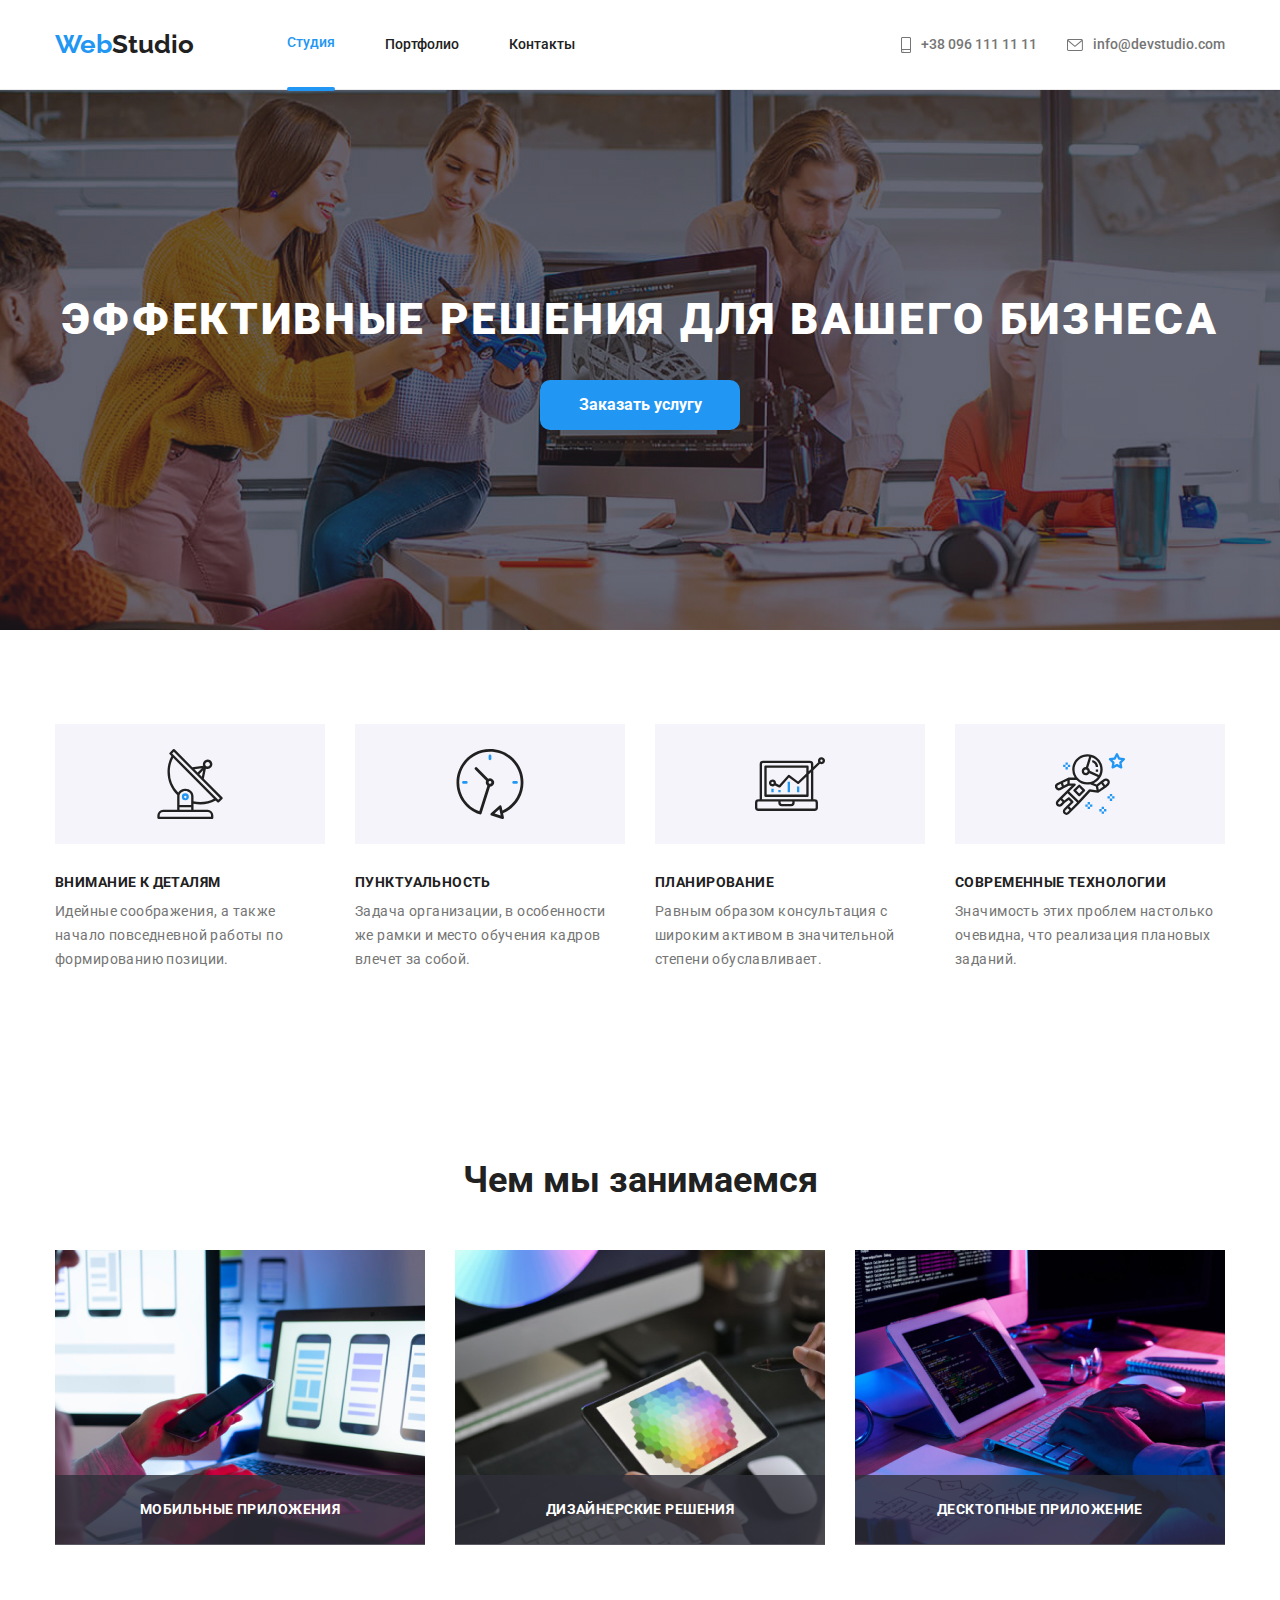
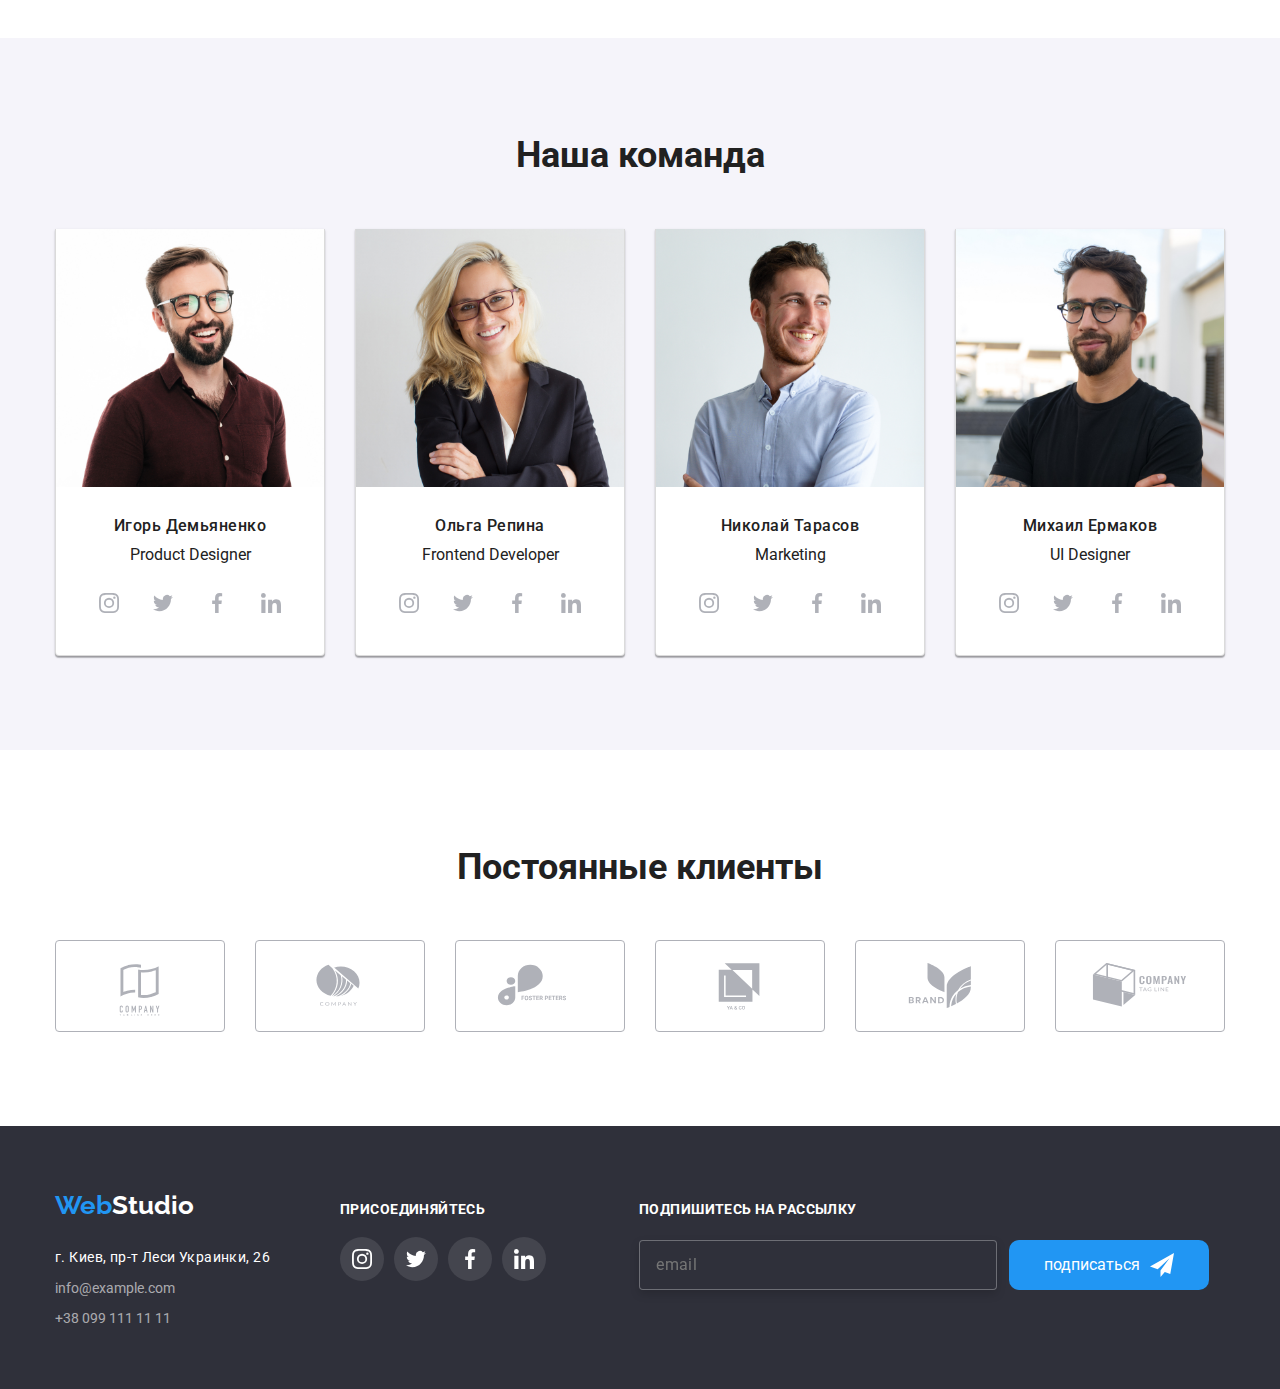
<file: index.html>
<!DOCTYPE html>
<html lang="ru">

<head>
  <meta charset="UTF-8" />
  <meta http-equiv="X-UA-Compatible" content="IE=edge" />
  <meta name="viewport" content="width=device-width, initial-scale=1.0" />
  <title>Студия</title>

  <link href="https://fonts.googleapis.com/css2?family=Raleway:wght@700&family=Roboto:wght@400;500;700;900&display=swap"
    rel="stylesheet" />
  <link href="./css/modern-normalize.css" rel="stylesheet" />
  <!-- <link href="css/style.css" rel="stylesheet" /> -->
  <link href="css/main.min.css" rel="stylesheet"/>
</head>

<body>
  <!--шапка сайта-->

  <header class="header">
    <div class="container container-flex">
      <nav class="header__navigation">
        <a href="index.html" class="header__emblema"><span class="header__web">Web</span>Studio</a>
        <ul class="header__list">
          <li class="header__list-item">
            <a href="index.html" class="header__link header__link--current">Студия</a>
          </li>
          <li class="header__list-item">
            <a href="portfolio.html" class="header__link">Портфолио</a>
          </li>
          <li class="header__list-item"><a href="" class="header__link">Контакты</a></li>
        </ul>
      </nav>
      <ul class="contacts header__list-contacts">
        <li class="contacts__item">
          <a href="tel:+380961111111" class="contacts__link">
            <svg class="contacts__svg" width="10" height="16">
              <use href="./images/symbol-defs.svg#icon-smartphone"></use>
            </svg>
            +38 096 111 11 11
          </a>
        </li>
        <li class="contacts__item">
          <a href="mailto:info@devstudio.com" class="contacts__link">
            <svg class="contacts__svg" width="16" height="12">
              <use href="./images/symbol-defs.svg#icon-envelope"></use>
            </svg>info@devstudio.com
          </a>
        </li>
      </ul>
    </div>
  </header>
  <main>
    <!--hero-->
    <section class="hero">
      <div class="container container-flex-hero">
        <h1 class="hero-text">Эффективные решения для вашего бизнеса</h1>

        <button type="button" class="hero-button" data-modal-open>Заказать услугу</button>
      </div>
    </section>
    <!-- benefits -->
    <section class="section">
      <div class="container">
        <ul class="listedge">
          <li class="listedge-list">
            <div class="listeadge-img">
              <svg class="svg-listeage" width="70" height="70">
                <use href="./images/symbol-defs.svg#icon-antenna"></use>
              </svg>
            </div>
            <h3 class="listedge-heading">Внимание к деталям</h3>
            <p class="listedge-paragraph">
              Идейные соображения, а также начало повседневной работы по
              формированию позиции.
            </p>
          </li>
          <li class="listedge-list">
            <div class="listeadge-img">
              <svg class="svg-listeage" width="70" height="70">
                <use href="./images/symbol-defs.svg#icon-clock"></use>
              </svg>
            </div>
            <h3 class="listedge-heading">Пунктуальность</h3>
            <p class="listedge-paragraph">
              Задача организации, в особенности же рамки и место обучения
              кадров влечет за собой.
            </p>
          </li>
          <li class="listedge-list">
            <div class="listeadge-img">
              <svg class="svg-listeage" width="70" height="70">
                <use href="./images/symbol-defs.svg#icon-diagram"></use>
              </svg>
            </div>
            <h3 class="listedge-heading">Планирование</h3>
            <p class="listedge-paragraph">
              Равным образом консультация с широким активом в значительной
              степени обуславливает.
            </p>
          </li>
          <li class="listedge-list">
            <div class="listeadge-img">
              <svg class="svg-listeage" width="70" height="70">
                <use href="./images/symbol-defs.svg#icon-astronaut"></use>
              </svg>
            </div>
            <h3 class="listedge-heading">Современные технологии</h3>
            <p class="listedge-paragraph">
              Значимость этих проблем настолько очевидна, что реализация
              плановых заданий.
            </p>
          </li>
        </ul>
      </div>
    </section>
    <!--чем мы занимаемся-->
    <section class="section section-benefits">
      <div class="container container-benefits">
        <h2 class="benefits">Чем мы занимаемся</h2>
        <ul class="listbenefits">
          <li class="listofbebefits">
            <div class="benefits-overflow">
              <p class="pbenefits">Мобильные приложения</p>
            </div>
            <img src="images/box2.jpg" alt="подбор для всех девайсов" width="370" class="imgb" />
          </li>
          <li class="listofbebefits">
            <div class="benefits-overflow">
              <p class="pbenefits">Дизайнерские решения</p>
            </div>
            <img src="images/box3.jpg" alt="подбор цветов" width="370" class="imgb" />
          </li>
          <li class="listofbebefits">
            <div class="benefits-overflow">
              <p class="pbenefits">десктопные приложение</p>
            </div>
            <img src="images/img.jpg" alt="разработка сайтов" width="370" class="imgb" />
          </li>
        </ul>
      </div>
    </section>
    <section class="section team">
      <div class="container">
        <h2 class="team-heading">Наша команда</h2>
        <ul class="list-team">
          <li class="list-of-team">
            <img src="images/1.jpg" alt="Игорь Демьяненко" width="268" />
            <div class="teamdiv">
              <h3 class="our-team">Игорь Демьяненко</h3>
              <p class="position">Product Designer</p>

              <ul class="social-links">
                <li class="social-links-items">
                  <a href="insta.com" class="links-items">  
                    <svg class="svg" width="40" height="40">
                      <use href="./images/symbol-defs.svg#icon-instagram"></use>
                    </svg>
                  </a>
                </li>
                <li class="social-links-items">
                  <a href="insta.com" class="links-items">
                    <svg class="svg" width="20" height="20">
                      <use href="./images/symbol-defs.svg#icon-twitter"></use>
                    </svg>
                  </a>
                </li>
                <li class="social-links-items">
                  <a href="insta.com" class="links-items">
                    <svg class="svg" width="20" height="20">
                      <use href="./images/symbol-defs.svg#icon-facebook"></use>
                    </svg>
                  </a>
                </li>
                <li class="social-links-items">
                  <a href="insta.com" class="links-items">
                    <svg class="svg" width="20" height="20">
                      <use href="./images/symbol-defs.svg#icon-linkedin"></use>
                    </svg>
                  </a>
                </li>
              </ul>
            </div>
          </li>
          <li class="list-of-team">
            <img src="images/4.jpg" alt="Ольга Репина" width="268" />
            <div class="teamdiv">
              <h3 class="our-team">Ольга Репина</h3>
              <p class="position">Frontend Developer</p>
              <ul class="social-links">
                <li class="social-links-items">
                  <a href="insta.com" class="links-items">
                    <svg class="svg" width="40" height="40">
                      <use href="./images/symbol-defs.svg#icon-instagram"></use>
                    </svg>
                  </a>
                </li>
                <li class="social-links-items">
                  <a href="insta.com" class="links-items">
                    <svg class="svg" width="20" height="20">
                      <use href="./images/symbol-defs.svg#icon-twitter"></use>
                    </svg>
                  </a>
                </li>
                <li class="social-links-items">
                  <a href="insta.com" class="links-items">
                    <svg class="svg" width="20" height="20">
                      <use href="./images/symbol-defs.svg#icon-facebook"></use>
                    </svg>
                  </a>
                </li>
                <li class="social-links-items">
                  <a href="insta.com" class="links-items">
                    <svg class="svg" width="20" height="20">
                      <use href="./images/symbol-defs.svg#icon-linkedin"></use>
                    </svg>
                  </a>
                </li>
              </ul>
            </div>
          </li>
          <li class="list-of-team">
            <img src="images/3.jpg" alt="Николай Tарасов" width="268" />
            <div class="teamdiv">
              <h3 class="our-team">Николай Тарасов</h3>
              <p class="position">Marketing</p>

              <ul class="social-links">
                <li class="social-links-items">
                  <a href="insta.com" class="links-items">
                    <svg class="svg" width="40" height="40">
                      <use href="./images/symbol-defs.svg#icon-instagram"></use>
                    </svg>
                  </a>
                </li>
                <li class="social-links-items">
                  <a href="insta.com" class="links-items">
                    <svg class="svg" width="20" height="20">
                      <use href="./images/symbol-defs.svg#icon-twitter"></use>
                    </svg>
                  </a>
                </li>
                <li class="social-links-items">
                  <a href="insta.com" class="links-items">
                    <svg class="svg" width="20" height="20">
                      <use href="./images/symbol-defs.svg#icon-facebook"></use>
                    </svg>
                  </a>
                </li>
                <li class="social-links-items">
                  <a href="insta.com" class="links-items">
                    <svg class="svg" width="20" height="20">
                      <use href="./images/symbol-defs.svg#icon-linkedin"></use>
                    </svg>
                  </a>
                </li>
              </ul>

            </div>
          </li>
          <li class="list-of-team">
            <img src="images/2.jpg" alt="Михаил Ермаков" width="268" />
            <div class="teamdiv">
              <h3 class="our-team">Михаил Ермаков</h3>
              <p class="position">UI Designer</p>

              <ul class="social-links">
                <li class="social-links-items">
                  <a href="insta.com" class="links-items">
                    <svg class="svg" width="40" height="40">
                      <use href="./images/symbol-defs.svg#icon-instagram"></use>
                    </svg>
                  </a>
                </li>
                <li class="social-links-items">
                  <a href="insta.com" class="links-items">
                    <svg class="svg" width="20" height="20">
                      <use href="./images/symbol-defs.svg#icon-twitter"></use>
                    </svg>
                  </a>
                </li>
                <li class="social-links-items">
                  <a href="insta.com" class="links-items">
                    <svg class="svg" width="20" height="20">
                      <use href="./images/symbol-defs.svg#icon-facebook"></use>
                    </svg>
                  </a>
                </li>
                <li class="social-links-items">
                  <a href="insta.com" class="links-items">
                    <svg class="svg" width="20" height="20">
                      <use href="./images/symbol-defs.svg#icon-linkedin"></use>
                    </svg>
                  </a>
                </li>
              </ul>

            </div>
          </li>
        </ul>
      </div>
    </section>
    <section class="section">
      <div class="container">
        <h2 class="cutomers-heading">Постоянные клиенты</h2>
        <ul class="cutomers">
          <li class="customers-item">
            <a href="" class="links-customers">
              <svg class="customers-svg" width="106" height="60">
                <use href="./images/symbol-defs.svg#icon-yaco"></use>
              </svg></a>
          </li>
          <li class="customers-item">
            <a href="" class="links-customers">
              <svg class="customers-svg" width="106" height="60">
                <use href="./images/symbol-defs.svg#icon-tagline"></use>
              </svg>
            </a>
          </li>
          <li class="customers-item">
            <a href="" class="links-customers">
              <svg class="customers-svg" width="106" height="60">
                <use href="./images/symbol-defs.svg#icon-company"></use>
              </svg>
            </a>
          </li>
          <li class="customers-item">
            <a href="" class="links-customers">
              <svg class="customers-svg" width="106" height="60">
                <use href="./images/symbol-defs.svg#icon-tag-line"></use>
              </svg>
            </a>
          </li>
          <li class="customers-item">
            <a href="" class="links-customers">
              <svg class="customers-svg" width="106" height="60">
                <use href="./images/symbol-defs.svg#icon-fosterpeters"></use>
              </svg>
            </a>
          </li>
          <li class="customers-item">
            <a href="" class="links-customers">
              <svg class="customers-svg" width="106" height="60">
                <use href="./images/symbol-defs.svg#icon-brand"></use>
              </svg>
            </a>
          </li>
        </ul>
      </div>
    </section>
  </main>
  <!--подвал-->
  <footer class="basment">
    <div class="container connect">
      <div class="connect-street">
        <a href="index.html" class="emblema-basment"><span class="web-basment">Web</span>Studio</a>
        <address class="letter">
          <p class="street">г. Киев, пр-т Леси Украинки, 26</p>
          <ul class="list-basment">
            <li>
              <a href="mailto:info@example.com" class="contacts-basment"> info@example.com</a>
            </li>
            <li>
              <a href="tel:+380991111111" class="contacts-basment">+38 099 111 11 11</a>
            </li>
          </ul>
        </address>
      </div>
      <div class="div-links">
        <h2 class="connect-heading">присоединяйтесь</h2>
        <ul class="connect-links">
          <li class="connect-links-items">
            <a href="insta.com" class="links-items">
              <svg class="svg-basement" width="40" height="40">
                <use href="./images/symbol-defs.svg#icon-instagram"></use>
              </svg>
            </a>
          </li>
          <li class="connect-links-items">
            <a href="insta.com" class="links-items">
              <svg class="svg-basement" width="20" height="20">
                <use href="./images/symbol-defs.svg#icon-twitter"></use>
              </svg>
            </a>
          </li>
          <li class="connect-links-items">
            <a href="insta.com" class="links-items">
              <svg class="svg-basement" width="20" height="20">
                <use href="./images/symbol-defs.svg#icon-facebook"></use>
              </svg>
            </a>
          </li>
          <li class="connect-links-items">
            <a href="insta.com" class="links-items">
              <svg class="svg-basement" width="20" height="20">
                <use href="./images/symbol-defs.svg#icon-linkedin"></use>
              </svg>
            </a>
          </li>
        </ul>

      </div>
      <div class="subscribe">
        <form class="form">
          <p class="subscribep">Подпишитесь на рассылку</p>
          <div class="subscriber-emeil">

            <input type="email" name="E-mail" class="emailinput" placeholder="email" />
            <button type="submit" class="subscribe-button">подписаться
              <svg class="subcribe-svg" width="24" height="24">
                <use href="./images/symbol-defs.svg#icon-telegram"></use>
              </svg>
            </button>
          </div>
        </form>
      </div>
    </div>

  </footer>
  <!--modal-->
  <div class="backdrop is-hidden" data-modal>
    <div class="modal">
      <button class="closemark" data-modal-close><svg class="svgclose" width="11" height="11">
          <use href="./images/symbol-defs.svg#icon-close"></use>
        </svg></button>
        <div class="modaldiv">
      <h2 class="modalContent">Оставьте свои данные, мы вам перезвоним</h2>
      
        <form name="signup_form" autocomplete="on" novalidate class="form">
        <div class="rows">
          
            <label for="username" class="label">Имя
              <input type="text" class="inputmodal" placeholder="" name="username" id="username"/>
              <svg class="svg-modal" width="18" height="18">
                <use href="./images/symbol-defs.svg#icon-login"></use>
              </svg>
            </label>
        </div>


        <div class="rows">
          <label for="mobile" class="label">Телефон

            <input type="tel" class="inputmodal" placeholder="" id="mobile" name="mobile-phone" />
            <svg class="svg-modal" width="18" height="18">
              <use href="./images/symbol-defs.svg#icon-phone"></use>
            </svg></label>
        </div>
        <div class="rows">
          <label for="mail" class="label">Почта


            <input type="email" class="inputmodal" placeholder="" id="mail" name="email"/>
            <svg class="svg-modal" width="18" height="18">
              <use href="./images/symbol-defs.svg#icon-email"></use>
            </svg></label>
        </div>
        <div class="rows coments">
          <label for="feedback" class="labelcomments">Комментарий
            <textarea name="feedback" rows="5" placeholder="Введите текст" class="feedback" id="feedback"></textarea></label>
        </div>
        <div class="accept-div">
          <input type="checkbox" class="checkbox" id="chekbox" name="chekbox-verification"/>
          <label for="chekbox" class="chekbox-accept contract--label">
            <svg  width="16" height="15">
              <use href="./images/symbol-defs.svg#icon-accept"></use>
            </svg>
          </label>
          
          <p class="text-contract"><label for="chekbox" id="text-verification">Соглашаюсь с рассылкой и принимаю &nbsp;</label></p><a href="dd" class="contract">Условия договора</a>
        </div>

        <button type="submit" class="button-send">Отправить</button>
      </form>
      </div>
    </div>
  </div>
  <script src="./js/modal.js"></script>
</body>

</html>
</file>
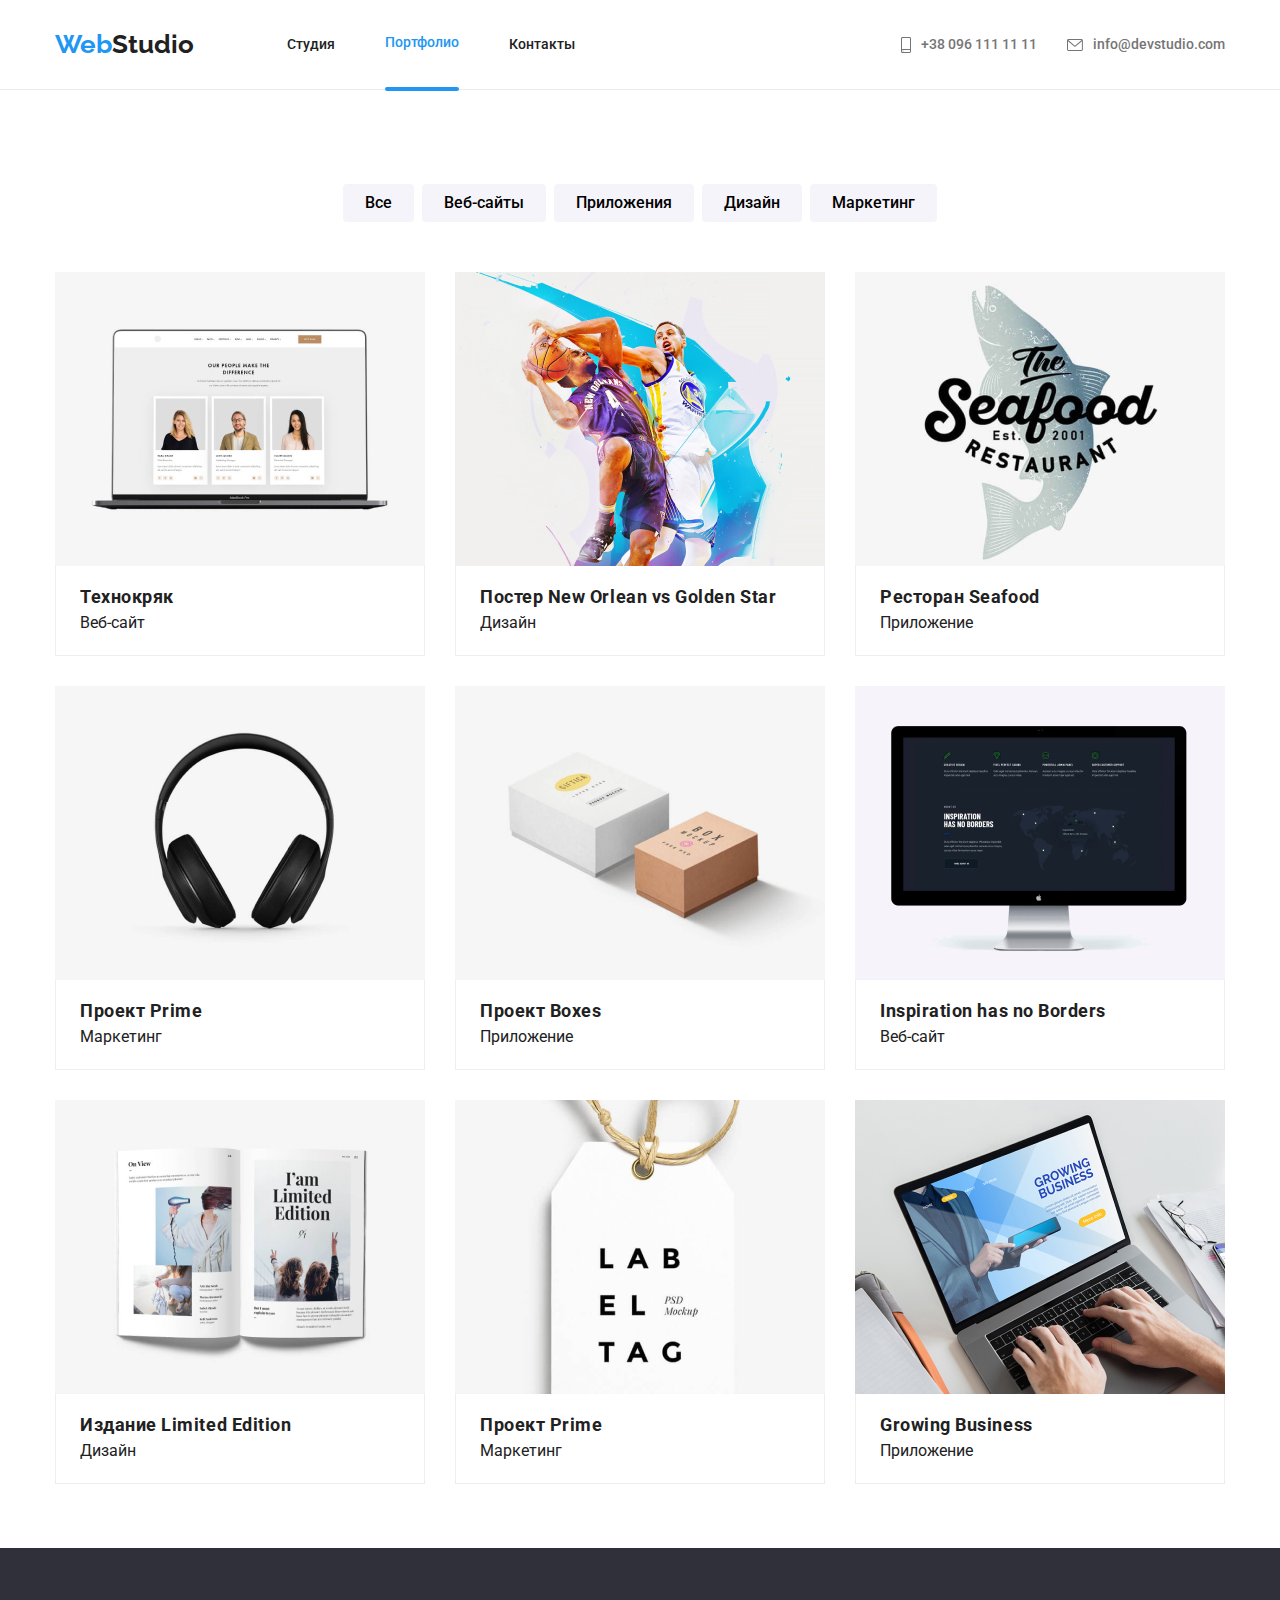
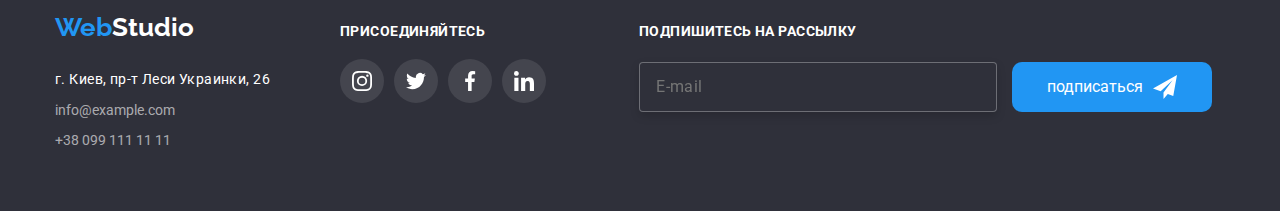
<file: portfolio.html>
<!DOCTYPE html>
<html lang="en">
  <head>
    <meta charset="UTF-8" />
    <meta http-equiv="X-UA-Compatible" content="IE=edge" />
    <meta name="viewport" content="width=device-width, initial-scale=1.0" />
    <title>Студия</title>

    <link
      href="https://fonts.googleapis.com/css2?family=Raleway:wght@700&family=Roboto:wght@400;500;700;900&display=swap"
      rel="stylesheet"
    />
    <link href="./css/modern-normalize.css" rel="stylesheet" />
    <!-- <link href="css/style.css" rel="stylesheet" /> -->
    <link href="css/main.min.css" rel="stylesheet"/>
  </head>

  <body>
 <!--шапка сайта-->

 <header class="header">
  <div class="container container-flex">
    <nav class="header__navigation">
      <a href="index.html" class="header__emblema"><span class="header__web">Web</span>Studio</a>
      <ul class="header__list">
        <li class="header__list-item">
          <a href="index.html" class="header__link ">Студия</a>
        </li>
        <li class="header__list-item">
          <a href="portfolio.html" class="header__link header__link--current">Портфолио</a>
        </li>
        <li class="header__list-item"><a href="" class="header__link">Контакты</a></li>
      </ul>
    </nav>
    <ul class="contacts header__list-contacts">
      <li class="contacts__item">
        <a href="tel:+380961111111" class="contacts__link">
          <svg class="contacts__svg" width="10" height="16">
            <use href="./images/symbol-defs.svg#icon-smartphone"></use>
          </svg>
          +38 096 111 11 11
        </a>
      </li>
      <li class="contacts__item">
        <a href="mailto:info@devstudio.com" class="contacts__link">
          <svg class="contacts__svg" width="16" height="12">
            <use href="./images/symbol-defs.svg#icon-envelope"></use>
          </svg>info@devstudio.com
        </a>
      </li>
    </ul>
  </div>
</header>
    <main>
      <section class="portfolio section">
        <div class="container">
          <!--меню сайта-->
          <ul class="menu">
            <li class="menu-item">
              <button type="button" class="menu-button">Все</button>
            </li>
            <li class="menu-item">
              <button type="button" class="menu-button">Веб-сайты</button>
            </li>
            <li class="menu-item">
              <button type="button" class="menu-button">Приложения</button>
            </li>
            <li class="menu-item">
              <button type="button" class="menu-button">Дизайн</button>
            </li>
            <li class="menu-item">
              <button type="button" class="menu-button">Маркетинг</button>
            </li>
          </ul>
          <!--проекты-->

          <ul class="listprojects">
            <li class="listprojects-item">
              <a href="dgdf" class="projects-url">
              <div class="relative">
                <div class="overlay">
                  <p>
                    Технокряк это современная площадка распространения
                    коронавируса. Компании используют эту платформу для
                    цифрового шпионажа и атак на защищённые сервера конкурентов.
                  </p></div>
                <img
                  class="imgproject"
                  src="images/technokryak.jpg"
                  alt="сайт:Технокряк"
                />
                
                </div>
                <div class="blank">
                  <h3 class="projects">Технокряк</h3>
                  <p class="paragraph">Веб-сайт</p>
                </div>
              </a>
            </li>
            <li class="listprojects-item">
              <a href="dgdf" class="projects-url">
              <div class="relative">
              
                <div class="overlay">
                  <p>
                    Технокряк это современная площадка распространения
                    коронавируса. Компании используют эту платформу для
                    цифрового шпионажа и атак на защищённые сервера конкурентов.
                  </p></div>
                <img
                  class="imgproject"
                  src="images/backetboll.jpg"
                  alt="Дизайн:Постер"
                /></div>
                <div class="blank">
                  <h3 class="projects">Постер New Orlean vs Golden Star</h3>
                  <p class="paragraph">Дизайн</p>
                </div>
              </a>
            </li>
            <li class="listprojects-item">
              <a href="fgfdg"  class="projects-url" >
              <div class="relative">
             
                <div class="overlay">
                  <p>
                    Технокряк это современная площадка распространения
                    коронавируса. Компании используют эту платформу для
                    цифрового шпионажа и атак на защищённые сервера конкурентов.
                  </p></div>
                <img
                  class="imgproject"
                  src="images/seafood.jpg"
                  alt="Приложение:для ресторана"
                /></div>
                <div class="blank">
                  <h3 class="projects">Ресторан Seafood</h3>
                  <p class="paragraph">Приложение</p>
                </div></a
              >
            </li>
            <li class="listprojects-item">
              <a href="dgdf" class="projects-url">
              <div class="relative">
              
                <div class="overlay">
                  <p>
                    Технокряк это современная площадка распространения
                    коронавируса. Компании используют эту платформу для
                    цифрового шпионажа и атак на защищённые сервера конкурентов.
                  </p></div>
                <img
                  class="imgproject"
                  src="images/prime.jpg"
                  alt="Маркетинговий проект прайм"
                /></div>
                <div class="blank">
                  <h3 class="projects">Проект Prime</h3>
                  <p class="paragraph">Маркетинг</p>
                </div></a>
            </li>
            <li class="listprojects-item">
              <a href="dgdf" class="projects-url">
              <div class="relative">
                <div class="overlay">
                  <p>
                    Технокряк это современная площадка распространения
                    коронавируса. Компании используют эту платформу для
                    цифрового шпионажа и атак на защищённые сервера конкурентов.
                  </p></div>
                <img
                  class="imgproject"
                  src="images/boxes.jpg"
                  alt="Приложение для проекта  Boxes"
                /></div>
                <div class="blank">
                  <h3 class="projects">Проект Boxes</h3>
                  <p class="paragraph">Приложение</p>
                </div>
              </a>
            </li>
            <li class="listprojects-item">
              <a href="dgdf" class="projects-url">
              <div class="relative">
                <div class="overlay">
                  <p>
                    Технокряк это современная площадка распространения
                    коронавируса. Компании используют эту платформу для
                    цифрового шпионажа и атак на защищённые сервера конкурентов.
                  </p></div>
                <img
                  class="imgproject"
                  src="images/inspiration.jpg"
                  alt="Сайт"
                /></div>
                <div class="blank">
                  <h3 class="projects">Inspiration has no Borders</h3>
                  <p class="paragraph">Веб-сайт</p>
                </div></a
              >
            </li>
            <li class="listprojects-item">
              <a href="dgdf" class="projects-url">
              <div class="relative">
              
                <div class="overlay">
                  <p>
                    Технокряк это современная площадка распространения
                    коронавируса. Компании используют эту платформу для
                    цифрового шпионажа и атак на защищённые сервера конкурентов.
                  </p></div>
                <img
                  class="imgproject"
                  src="images/edition.jpg"
                  alt="Дизайн журнала"
                /></div>
                <div class="blank">
                  <h3 class="projects">Издание Limited Edition</h3>
                  <p class="paragraph">Дизайн</p>
                </div></a
              >
            </li>
            <li class="listprojects-item">
              <a href="dgdf" class="projects-url">
              <div class="relative">
              
                <div class="overlay">
                  <p>
                    Технокряк это современная площадка распространения
                    коронавируса. Компании используют эту платформу для
                    цифрового шпионажа и атак на защищённые сервера конкурентов.
                  </p></div>
                <img
                  class="imgproject"
                  src="images/lab.jpg"
                  alt="Маркетинговий проект"
                /></div>
                <div class="blank">
                  <h3 class="projects">Проект Prime</h3>
                  <p class="paragraph">Маркетинг</p>
                </div></a
              >
            </li>
            <li class="listprojects-item">
              <a href="dgdf" class="projects-url">
              <div class="relative">
                <div class="overlay">
                  <p>
                    Технокряк это современная площадка распространения
                    коронавируса. Компании используют эту платформу для
                    цифрового шпионажа и атак на защищённые сервера конкурентов.
                  </p></div>
                <img
                  class="imgproject"
                  src="images/business.jpg"
                  alt="Приложение для бизнеса"
                /></div>
                <div class="blank">
                  <h3 class="projects">Growing Business</h3>
                  <p class="paragraph">Приложение</p>
                </div></a
              >
            </li>
          </ul>
        </div>
      </section>
    </main>
     <!--подвал-->
     <footer class="basment">
      <div class="container connect">
          <div class="connect-street">
            <a href="index.html" class="emblema-basment"
              ><span class="web-basment">Web</span>Studio</a
            >
            <address class="letter">
              <p class="street">г. Киев, пр-т Леси Украинки, 26</p>
              <ul class="list-basment">
                <li>
                  <a href="mailto:info@example.com" class="contacts-basment"
                    >info@example.com</a
                  >
                </li>
                <li>
                  <a href="tel:+380991111111" class="contacts-basment"
                    >+38 099 111 11 11</a
                  >
                </li>
              </ul>
            </address>
          </div>
          <div class="div-links">
            <h2 class="connect-heading">присоединяйтесь</h2>
            <ul class="connect-links">
              <li class="connect-links-items">
                <a href="insta.com" class="links-items">
                  <svg class="svg-basement" width="40" height="40">
                    <use
                      href="./images/symbol-defs.svg#icon-instagram"
                    ></use>
                  </svg>
                </a>
              </li>
              <li class="connect-links-items">
                <a href="insta.com" class="links-items">
                  <svg class="svg-basement" width="20" height="20">
                    <use
                      href="./images/symbol-defs.svg#icon-twitter"
                    ></use>
                  </svg>
                </a>
              </li>
              <li class="connect-links-items">
                <a href="insta.com" class="links-items">
                  <svg class="svg-basement" width="20" height="20">
                    <use
                      href="./images/symbol-defs.svg#icon-facebook"
                    ></use>
                  </svg>
                </a>
              </li>
              <li class="connect-links-items">
                <a href="insta.com" class="links-items">
                  <svg class="svg-basement" width="20" height="20">
                    <use
                      href="./images/symbol-defs.svg#icon-linkedin"
                    ></use>
                  </svg>
                </a>
              </li>
            </ul>
                
          </div>
          <div class="subscribe">
            
          <p class="subscribep">Подпишитесь на рассылку</p>
                <form name="signup_form" autocomplete="on" novalidate class="form">
                  <label for="email" class="label"></label>
                    <input type="email" name="email" class="emailinput" placeholder="E-mail"/>
                    <button type="submit" class="subscribe-button">подписаться
                      <svg class="subcribe-svg" width="24" height="24">
                        <use
                          href="./images/symbol-defs.svg#icon-telegram"
                        ></use>
                      </svg>
                    </button>
                  </form>
                </div>
      </div>
      
    </footer>
    <div class="backdrop is-hidden" data-modal>
      <div class="modal" > <p></p>
      <button class="closemark" data-modal-close><svg class="svgclose" width="11" height="11">
        <use
          href="./images/symbol-defs.svg#icon-close"
        ></use>
      </svg></button>
      </div>
    </div>
    <script src="./js/modal.js"></script>
  </body>
</html>
</file>
<file: css/style.css>
:root {
  --maincolor: rgb(33, 33, 33);
  --bluecolor: rgba(33, 150, 243, 1);
  --silvercolorcontacts: rgba(117, 117, 117);
  --rockcolor: rgb(47, 48, 58);
  --whitecolor: rgba(245, 244, 250);
  --whitetext: rgba(255, 255, 255, 1);
  --whitesix: rgba(255, 255, 255, 0.6);
  --colortextform:rgba(117, 117, 117, 1);
  --colorofborders: rgba(238, 238, 238, 1);
  --colorofborderteam: #ffffff;
  --bckgrclteam: rgba(245, 244, 250, 1);
  --bckgrclteamitem: rgba(255, 255, 255, 1);
  --headerline: rgba(236, 236, 236, 1);
  --socialitemhover: rgb(33, 150, 243);
  --colorlogoitem: #fff;
  --bckglisteage: rgb(245, 244, 250);
  --bordedclients:rgba(175, 177, 184, 1);
  --bordersubscribe:rgba(255, 255, 255, 0.3);
  --bcgsubscribe:#2F303A;
  --bordercclientshover:rgba(33, 150, 243, 1);
  --bordermodalblack: rgba(33, 33, 33, 0.2);
  --colorsocialbg:rgba(255, 255, 255,0.1 );
  --colorbggradient:rgba(47, 48, 58, 0.4);
  --colorparagraphhero:rgba(117, 117, 117, 1);
  --coloriconmain:#AFB1B8;
  --overlaybcg:rgba(33, 150, 243, 0.9);
  --bckgrwhbenefits:rgba(47, 48, 58, 0.8);
  --borderclose:rgba(0, 0, 0, 0.1);
  --bckgrmodal:rgba(0, 0, 0, 0.2);
  --bordermodal:rgb(33, 150, 243);
  --bcgcolorsend: rgb(24, 140, 232);
  --colorplaceholder:rgba(117, 117, 117, 0.502);
  --hoverbutton:rgba(24, 140, 232, 1);
  /* shadowvolor */
  --shadow1:rgba(0, 0, 0, 0.1);
  --shadow2:rgba(0, 0, 0, 0.08);
  --shadow3:rgba(0, 0, 0, 0.12);
  --shadow4:rgba(0, 0, 0, 0.14);
  --shadow5:rgba(0, 0, 0, 0.2);
  --shadow6: rgba(0, 0, 0, 0.06);
  --shadow7: rgba(0, 0, 0, 0.16);
  --shadow8:rgba(0, 0, 0, 0.15);
  /* grid setup */
  --item: 2;
  --item2: 2;
  --indent: 30px;
  /*animation setting*/
  --animation: 250ms cubic-bezier(0.4, 0, 0.2, 1);
}

body {
  font-family: "Roboto", sans-serif;
  color: var(--maincolor);
  font-size: 14px;
  line-height: 1.5;
  font-weight: 500;
}

h1,
h2,
h3,
h4,
p,
ul {
  margin: 0;
  padding: 0;
}
img {
  display: block;
}
.header__link {
  color: var(--maincolor);
  text-decoration: none;
}

.header__link:hover,
.header__link:focus {
  color: var(--bluecolor);
}
.header__link--current {
  color: var(--bluecolor);
  text-decoration: none;
}
li,
.header__list,
.header__list-contacts,
.listbenefits,
.list-team,
.listedge,
.listprojects {
  list-style-type: none;
}
.list-basment {
  list-style-type: none;
}
.hero-text {
  color: var(--whitetext);
  font-size: 44px;
  line-height: 1.36;
  font-weight: 900;
  margin-bottom: 30px;
  text-transform: uppercase;
  letter-spacing: 0.06em;
}
.hero {
  background-color: var(--rockcolor);
  text-align: center;
}
.hero-button {
  background-color: var(--bluecolor);
  color: var(--whitetext);
  font-size: 16px;
  cursor: pointer;
  font-weight: 700;
  border: 0cm;
  border-radius: 10px;
  width: 200px;
  height: 50px;
}
.benefits {
  text-align: center;
  font-size: 36px;
  font-weight: 700;
  line-height: 1.12;
}

.team-heading, .cutomers-heading
{
  text-align: center;
  font-size: 36px;
  font-weight: 700;
  line-height: 1.3;
}
.team {
  background-color: var(--bckgrclteam);
}
.menu-button {
  line-height: 1.625;
  cursor: pointer;
  background-color: var(--whitecolor);
  border: 0cm;
  border-radius: 4px;
  font-family: "Roboto", sans-serif;
  font-weight: 500;
  font-size: 16px;
  line-height: 1.5;
  height: 38px;
  align-items: center;
  padding: 6px 22px;
  box-shadow: 0px;
  transition: background-color var(--animation),color var(--animation), box-shadow var(--animation);
}
.menu-button:hover,
.menu-button:focus {
  cursor: pointer;
  background-color: var(--bluecolor);
  color: var(--whitecolor);
  border: 0cm;
  box-shadow: 0px 3px 1px var(--shadow1), 0px 1px 2px var(--shadow2), 0px 2px 2px var(--shadow3);
  border-radius: 4px;
}
.menu {
  text-align: center;
  list-style-type: none;
}

.button {
  font-size: 16px;
}
.paragraph {
  line-height: 1.7;
}
.portfolio {
  line-height: 2;
}
.header__emblema {
  font-weight: 700;
  font-family: "Raleway";
  text-decoration: none;
  color: var(--maincolor);
  font-size: 26px;
  margin-right: 93px;
}
.header__emblema:hover,
.header__emblema:focus {
  color: var(--maincolor);
}
.header__web,
.web-basment {
  color: var(--bluecolor);
}

.contacts__link {
  color: var(--silvercolor);
  text-decoration: none;
  display: flex;
  align-items: center;
  /* animation */
  transition: color var(--animation);
}
.contacts__link:hover,
.contacts__link:focus
{
  color: var(--bluecolor);
}
.contacts__svg
{
  fill: currentColor;
  margin-right: 10px;
}

.basment {
  background-color: var(--rockcolor);
  padding-top: 60px;
  padding-bottom: 60px;
}
.heading,
.listedge-heading {
  font-weight: 700;
  font-size: 14px;
  text-transform: uppercase;
  letter-spacing: 0.03em;
  line-height: 1.17;
  margin-bottom: 10px;
}
.paragraph {
  font-weight: 400;
  color: var(--silvercolor);
  font-size: 16px;
  line-height: 24px;
}
.listedge-paragraph {
  font-weight: normal;
  font-size: 14px;
  line-height: 1.71;
  letter-spacing: 0.03em;
  color:var(--colorparagraphhero);
}
.adress {
  color: var(--whitecolor);
}

.contacts-basment:hover,
.contacts-basment:focus {
  color: var(--bluecolor);
}
.contacts-basment {
  color: var(--whitesix);
  text-decoration: none;
  font-style: normal;
  font-weight: 400;
  transition: color var(--animation);
}
.emblema-basment {
  font-weight: bold;
  font-family: "Raleway";
  text-decoration: none;
  color: var(--whitetext);
  font-size: 26px;
}
.emblema-basment:hover,
.emblema-basment:focus
{
  color: var(--whitetext);
}

.our-team {
  font-weight: 500;
  font-size: 16px;
  letter-spacing: 0.03em;
  line-height: 1.17;
}
.letter {
  font-style: normal;
}
.projects {
  font-weight: 700;
  font-size: 18px;
  letter-spacing: 0.03em;
  line-height: 1.17;
}
.street {
  color: var(--whitetext);
  font-size: 14px;
  line-height: 24px;
  letter-spacing: 0.03em;
  font-weight: 400;
  margin-bottom: 9px;
}
.position {
  font-weight: 400;
  color: var(--silvercolor);
  font-size: 16px;
  line-height: 1.17;
}

/*flex*/
.container-flex {
  display: flex;
  flex-wrap: wrap;
  justify-content: space-between;
}
.container {
  width: 1200px;
  margin: 0 auto;
  padding-left: 15px;
  padding-right: 15px;
}
.section {
  padding-top: 94px;
  padding-bottom: 94px;
}
/*header*/

.header {
  border-bottom: 1px;
  border-bottom-style: solid;
  border-bottom-color: var(--headerline);
}
.header__navigation {
  display: flex;
  width: 700px;
  align-items: center;
}
.header__list {
  display: flex;
  align-items: center;
}
.header__list-item:last-child {
  margin-right: 0;
}

.header__link,
.header__link--current {
  display: block;
  padding-top: 32px;
  padding-bottom: 32px;
  margin-right: 50px;
  transition: color var(--animation);
}
.header__list-contacts {
  display: flex;
  margin-left: auto;
  align-items: center;
}
.contacts__item:not(:last-child) {
  margin-right: 30px;
}
.contacts__item
{display: flex;
}
/*basement*/
.svg-basement {
  display: block;
  height: 20px;
  width: 20px;
  fill:var(--colorlogoitem);
}
.letter {
  margin-top: 20px;
}

.list-basment > li:not(:first-child) {
  margin-top: 9px;
}
/*index*/
/*листаге*/

.listbenefits {
  display: flex;
  justify-content: space-between;
  position: relative;
}
.listedge {
  display: flex;
}
.listedge-list {
  width: 270px;
}
.listedge-list:not(:last-child) {
  margin-right: 30px;
}
/*hero*/
.container-flex-hero {
  box-sizing: border-box;
  max-width: 696px;
}
.hero {
  display: block;
  padding-top: 200px;
  padding-bottom: 200px;
  background-image:linear-gradient(var( --colorbggradient), var( --colorbggradient)),url(../images/background/bkghero.jpg);
  background-position: center;
  background-repeat: no-repeat;
  max-width: 1600px;
  margin: auto;
}
.section-benefits {
  padding-top: 0px;
}
/*бенефитс*/
.benefits {
  margin-bottom: 50px;
}
.listofbebefits {
  margin-right: 30px;
}
.listofbebefits:last-child {
  margin-right: 0px;
}

/*тим*/
.team-heading {
  margin-bottom: 50px;
}
.list-team {
  display: flex;
  flex-wrap: nowrap;
  padding-left: 0px;
}
.list-of-team {
  margin-right: 30px;
  border-style: solid;
  border-color: var(--shadow4);
  border-width: 0px 1px 1px;
  background-color: var(--bckgrclteamitem);
  width: 270px;
  box-shadow: 0px 1px 3px var(--shadow3), 0px 1px 1px var(--shadow4), 0px 2px 1px var(--shadow5);
  border-radius: 0px 0px 4px 4px;
}
.list-of-team:last-child {
  margin-right: 0px;
}
.position {
  text-align: center;
}
.our-team {
  text-align: center;
  margin-bottom: 10px;
}
.teamdiv {
  padding-top: 30px;
  padding-bottom: 30px;
}
/*portfolio*/

.portfolio {
  display: flex;
  flex-wrap: wrap;
}
.menu {
  display: flex;
  align-content: center;
  justify-content: center;
  margin-bottom: 50px;
}
.menu-item {
  display: flex;
}
.menu-item:not(:first-child) {
  margin-left: 8px;
}
.listprojects
{
  display: flex;
  flex-wrap: wrap;
  margin-bottom: -30px;
  margin-right: -30px;
}
.listprojects-item
{
  width: 370px;

  margin-bottom: 30px;
  margin-right: 30px;
  
  flex-basis: calc((100% - 90px) / 3);
}
.projects-url:hover,
.projects-url:active
{
/* background-color:red; */
box-shadow: 0px 1px 1px var(--shadow3), 0px 4px 4px var(--shadow6), 1px 4px 6px var(--shadow7);

}
.listprojects-item:nth-child(3n+3)
{
  margin-right: 0;
}
.listprojects-item:nth-last-child(-n+3)
{
  margin-bottom: 0;
}

.projects-url
{
  display: block;
  text-decoration: none;
  color: var(--maincolor);
  transition: box-shadow var(--animation);
}
.imgproject {
  width: 100%;
  height: auto;
  display: block;
}
.projects {
  display: flex;
  margin-bottom: 4px;
}
.paragraph {
  display: flex;
}
.blank {
  padding-top: 20px;
  padding-left: 24px;
  padding-bottom: 20px;
  padding-right: 24px;
  border-style: solid;
  border-color: var(--colorofborders);
  border-width: 1px;

  border-top: none;
  
}

/*svg*/
.svg {
  display: block;
  height: 20px;
  width: 20px;
  fill:var(--coloriconmain);

  transition: background-color var(--animation),fill var(--animation);
}
.links-items:hover .svg,
.links-items:focus .svg
{
  fill:var(--whitecolor); 
}
.social-links {
  display: flex;
  margin-top: 16px;
  justify-content: center;
}
.social-links-items {
  display: block;
}
.social-links-items:not(:last-child)
{
  margin-right: 10px;
}
.social-links-items:hover,
.social-links-items:focus {
  border-radius: 50%;
}
.links-items {
  display: flex;
  width: 44px;
  height: 44px;
  align-items: center;
  justify-content: center;
  transition: background-color var(--animation);
}
.links-items:hover,
.links-items:focus
{
  border-color: var(--bordercclientshover);
  background-color: var(--bordercclientshover);}
  .links-items{
  background-color: var(--colorsocialbg);
  border-radius: 50%;
}

.listeadge-img {
  background-color: var(--bckglisteage);
  display: flex;
  align-items: center;
  justify-content: center;
  margin-bottom: 30px;
  height: 120px;
}

.svg-listeage {
  display: block;
  height: 70px;
  width: 70px;
}

.cutomers-heading
{
  margin-bottom: 50px;
}
.cutomers{
  display: flex;
  
}
.customers-item
{
  display: flex;
  justify-content: center;
  align-items: center;
  width: 170px;
  height: 92px;
  border: 1px solid var(--bordedclients);
  border-radius: 4px;
  transition: border-color var(--animation);
}
.customers-svg
{
  display: block;
  fill:var(--coloriconmain);
  transition: fill var(--animation);
}
.customers-item:not(:last-child)
{
  margin-right: 30px;
}
.links-customers
{
  display: flex;
  align-items: center;
  justify-content: center;
  height: 92px;
  width: 170px;
}
.customers-item:hover,
.customers-item:focus
{
  border-color: var(--bordercclientshover);
}
.customers-item:hover .customers-svg,
.customers-item:focus .customers-svg
 
{
  
  fill:var(--bordercclientshover);
}
.connect
{
  display: flex;
align-items: baseline;
}
.connect-street
{
  margin-right: 70px;
}
.connect-links
{
  display: flex;
}
.connect-links-items
{
  margin-right: 10px;
}
.connect-links-items:last-child
{
  margin-right: 0;
}

.connect-heading
{

  color: var(--whitetext);
  font-family: "Roboto";
  font-style: normal;
  font-weight: bold;
  font-size: 14px;
  line-height: 16px;
  letter-spacing: 0.03em;
  text-transform: uppercase;
  margin-bottom: 20px;
}

.overlay
{
  position: absolute;
  top: 0;
  left: 0;
  width: 100%;
  height: 100%;
  transform: translatey(100%);
  transition: transform 250ms ease;
  background-color: var(--overlaybcg);
  font-family: "Roboto";
  font-size: 18px;
  font-style: normal;
  font-weight: 400;
  line-height: 1,5;
  letter-spacing: 0.03em;
  text-align: left;
  color: var(--whitetext);
  display: flex;
  padding: 63px 24px;
  align-items: center;
  transition: transform var(--animation);
}
.listprojects-item:hover .overlay,
.listprojects-item:focus .overlay {
  transform: translateY(0);
  
}
.relative{
  position: relative;
  overflow: hidden;
}
.header__link--current::after
{
  position: relative;
  display: block;
  content: '';
  border: 2px solid;
  top: 34px;
  border-radius: 2px;
  background-color: var(--overlaybcg);
}
.benefits-overflow
{
  display: inline;
  position: absolute;
  background-color: var(--bckgrwhbenefits);
  width: 370px;
  height: 70px;
  top:225px;
  display: flex;
  justify-content: center;
  align-items: center;
  z-index: 10;
}
.pbenefits
{
  font-family: 'Roboto';
  font-style: normal;
  font-weight: bold;
  font-size: 14px;
  line-height: 1.14;
  text-align: center;
  letter-spacing: 0.03em;
  text-transform: uppercase;
color: var(--whitetext);
}
.imgb
{
  position: relative;
  z-index: 1;
}
/* modal */
.backdrop
{
  position: fixed;
  top:0;
  left:0;
  width: 100%;
  height: 100%;
  background-color: var(--bckgrmodal);
  z-index: 55000;
  transition: opacity var(--animation), visibility var(--animation);
}
.is-hidden
{
  opacity: 0;
  pointer-events: none;
  visibility: hidden;
  transition: opacity var(--animation), visibility var(--animation);
}
.modal
{
  width: 528px;
  background:  var(--colorofborderteam);
  position: absolute;
  top: 50%;
  left: 50%;
  transform: translate(-50%,-50%);
  box-shadow: 0px 1px 3px var(--shadow3), 0px 1px 1px var(--shadow4), 0px 2px 1px var(--shadow5);
  border-radius: 4px;
}
.closemark
{
  position: absolute;
  right: 8px;
  top: 8px;
  border-radius: 50%;
  width: 30px;
  height: 30px;
  display: flex;
  justify-content: center;
  align-items: center;
  background-color:var(--whitetext);
  cursor: pointer;
  border: 1px solid var(--borderclose);
}
.closemark:hover,
.closemark:focus
{
  fill: var(--bluecolor);
}
.subscribe-button
{
  display:inline-flex;
  justify-content: center;
  align-items: center;
  background-color: var(--bluecolor);
  color: var(--whitetext);
  font-size: 16px;
  cursor: pointer;
  border: 0cm;
  border-radius: 10px;
  height: 50px;
  width: 200px;
  margin-left: 12px;
}
.emailinput
{
width: 358px;
height: 50px; 
background-color: var(--bcgsubscribe);
border: 1px solid var(--bordersubscribe);
box-sizing: border-box;
filter: drop-shadow(0px 4px 4px var(--shadow8));
border-radius: 4px;
position: relative;
color:var(--whitecolor);
padding-left: 16px;
}
.subscribep
{
font-family: "Roboto";
font-style: normal;
font-weight: bold;
font-size: 14px;
line-height: 1,14;
letter-spacing: 0.03em;
text-transform: uppercase;
color: var(--whitetext);
margin-bottom: 20px;
}
.subscribe
{
  margin-left: 93px;
}
.subscriber-emeil
{
  display: flex;
}
.emailinput::placeholder
{
  font-family: "Roboto";
font-size: 16px;
font-style: normal;
font-weight: 400;
line-height: 1,25;
letter-spacing: 0.03em;
text-align: left;

}
.blocktext
{
  resize: none;
}
.modaldiv
{
  padding: 40px; 
}
.inputmodal
{
  display: block;
  height: 40px;
  width: 448px;
  border: 1px solid var(--bordermodalblack);
  box-sizing: border-box;
  border-radius: 4px;
  position: relative;
  padding-left: 40px;
  transition: border-color var(--animation);
}

.feedback
{
  width: 448px;
  height: 120px;
  resize: none;
  border: 1px solid var(--bordermodalblack);
  box-sizing: border-box;
  border-radius: 4px;
}
.feedback::placeholder
{
  color: var(--colorplaceholder);

}
.modalContent
{
  text-align: center;
  margin-bottom: 12px;
}
.rows
{
  margin-bottom: 10px;
  height: 58px;
}
.coments
{
  height: 138px;
  margin-bottom: 20px;
}
.rows:last-child
{
  margin-bottom: 20px;
}
.button-send
{
  font-style: normal;
  font-weight: bold;
  background-color: var(--bluecolor);
  color: var(--whitetext);
  font-size: 16px;
  line-height: 1.8;
  cursor: pointer;
  border: 0cm;
  border-radius: 4px;
  box-shadow: 0px 4px 4px var(--shadow8);
  height: 50px;
  width: 200px;
  margin-left: 125px;
  font-weight: bold;
  letter-spacing: 0.06em;
  background-color: var(--bordermodal);
}
.button-send:hover,
.button-send:focus
{
  background-color: var(--hoverbutton)
}

.accept-div
{
  display: flex;
  align-items: center;
  justify-content: center;
  margin-bottom: 30px;
}
.label,.labelcomments
{
font-family: 'Roboto';
font-size: 12px;
font-style: normal;
font-weight: 400;
line-height: 1.16;
letter-spacing: 0.01em;
text-align: left;
color: var(--colortextform);
}
.feedback
{
  padding: 12px 16px;
  transition: border-color var(--animation);
}
.labelcomments
{
  display: block;
  margin-bottom: 4px;
}
.svg-modal
{
  fill: var(--maincolor);
  position: relative;
  top:-30px;
  left:12px;
}
.inputmodal:hover + .svg-modal,
.inputmodal:focus + .svg-modal,
.feedback:hover + .svg-modal, 
.feedback:focus + .svg-modal,
.inputmodal:focus-visible + .svg-modal 
{
  fill: var(--bordermodal);
}
.contract
{

  font-size: 14px;
  line-height: 1.71px;
  color: var(--bluecolor);
letter-spacing: 0.03em;
text-decoration-line: underline;
}
.inputmodal:hover,
.inputmodal:focus,
.feedback:hover, 
.feedback:focus,
.inputmodal:focus-visible
{
  outline: 0px;
  border-color: var(--bordermodal);
}
.contract--label,.text-contract
{
font-family: 'Roboto';
font-style: normal;
font-weight: normal;
font-size: 14px;
line-height: 1.71;
letter-spacing: 0.03em;
color: var(--silvercolor);
display: flex;
}
.checkbox
{
  position: absolute;
  white-space: nowrap;
  width: 1px;
  height: 1px;
  overflow: hidden;
  border: 0;
  padding: 0;
  clip: rect(0 0 0 0);
  clip-path: inset(50%);
  margin: -1px;
}
.chekbox-accept
{
  fill:var(--whitecolor);
  border: 2px solid var(--maincolor);
  border-radius: 2px;
  cursor: pointer;
  margin-right: 5px;
  transition: background var(--animation),border-color var(--animation);
}
.checkbox:checked + .chekbox-accept
{
  background: var(--overlaybcg);
  border-color: var(--overlaybcg);
  
}
.subcribe-svg
{
  margin-left: 10px;
}
</file>
<file: css/main.min.css>
.basment{background-color:var(--rockcolor);padding-top:60px;padding-bottom:60px}.web-basment{color:var(--bluecolor)}.list-basment{list-style-type:none}.list-basment>li:not(:first-child){margin-top:9px}.emblema-basment{font-weight:bold;font-family:"Raleway";text-decoration:none;color:var(--whitetext);font-size:26px}.emblema-basment:hover,.emblema-basment:focus{color:var(--whitetext)}.contacts-basment{color:var(--whitesix);text-decoration:none;font-style:normal;font-weight:400;-webkit-transition:color var(--animation);transition:color var(--animation)}.contacts-basment:hover,.contacts-basment:focus{color:var(--bluecolor)}.connect{display:-webkit-box;display:-ms-flexbox;display:flex;-webkit-box-align:baseline;-ms-flex-align:baseline;align-items:baseline}.connect-street{margin-right:70px}.connect-links{display:-webkit-box;display:-ms-flexbox;display:flex}.connect-links-items{margin-right:10px}.connect-links-items:last-child{margin-right:0}.connect-heading{color:var(--whitetext);font-family:"Roboto";font-style:normal;font-weight:bold;font-size:14px;line-height:16px;letter-spacing:0.03em;text-transform:uppercase;margin-bottom:20px}.letter{font-style:normal;margin-top:20px}.links-items{display:-webkit-box;display:-ms-flexbox;display:flex;width:44px;height:44px;-webkit-box-align:center;-ms-flex-align:center;align-items:center;-webkit-box-pack:center;-ms-flex-pack:center;justify-content:center;background-color:var(--colorsocialbg);border-radius:50%;-webkit-transition:background-color var(--animation);transition:background-color var(--animation)}.links-items:hover,.links-items:focus{border-color:var(--bordercclientshover);background-color:var(--bordercclientshover)}.links-items:hover .svg,.links-items:focus .svg{fill:var(--whitecolor)}.subscribe{margin-left:93px}.subscribep{font-family:"Roboto";font-style:normal;font-weight:bold;font-size:14px;line-height:1,14;letter-spacing:0.03em;text-transform:uppercase;color:var(--whitetext);margin-bottom:20px}.subscriber-emeil{display:-webkit-box;display:-ms-flexbox;display:flex}.emailinput{width:358px;height:50px;background-color:var(--bcgsubscribe);border:1px solid var(--bordersubscribe);-webkit-box-sizing:border-box;box-sizing:border-box;-webkit-filter:drop-shadow(0px 4px 4px var(--shadow8));filter:drop-shadow(0px 4px 4px var(--shadow8));border-radius:4px;position:relative;color:var(--whitecolor);padding-left:16px}.emailinput::-webkit-input-placeholder{font-family:"Roboto";font-size:16px;font-style:normal;font-weight:400;line-height:1,25;letter-spacing:0.03em;text-align:left}.emailinput:-ms-input-placeholder{font-family:"Roboto";font-size:16px;font-style:normal;font-weight:400;line-height:1,25;letter-spacing:0.03em;text-align:left}.emailinput::-ms-input-placeholder{font-family:"Roboto";font-size:16px;font-style:normal;font-weight:400;line-height:1,25;letter-spacing:0.03em;text-align:left}.emailinput::placeholder{font-family:"Roboto";font-size:16px;font-style:normal;font-weight:400;line-height:1,25;letter-spacing:0.03em;text-align:left}.subscribe-button{display:-webkit-inline-box;display:-ms-inline-flexbox;display:inline-flex;-webkit-box-pack:center;-ms-flex-pack:center;justify-content:center;-webkit-box-align:center;-ms-flex-align:center;align-items:center;background-color:var(--bluecolor);color:var(--whitetext);font-size:16px;cursor:pointer;border:0cm;border-radius:10px;height:50px;width:200px;margin-left:12px}.subcribe-svg{margin-left:10px}.street{color:var(--whitetext);font-size:14px;line-height:24px;letter-spacing:0.03em;font-weight:400;margin-bottom:9px}.svg-basement{display:block;height:20px;width:20px;fill:var(--colorlogoitem)}.section-benefits{padding-top:0px}.benefits{margin-bottom:50px;text-align:center;font-size:36px;font-weight:700;line-height:1.12}.listbenefits{display:-webkit-box;display:-ms-flexbox;display:flex;-webkit-box-pack:justify;-ms-flex-pack:justify;justify-content:space-between;position:relative}.listofbebefits{margin-right:30px}.listofbebefits:last-child{margin-right:0px}.benefits-overflow{display:inline;position:absolute;background-color:var(--bckgrwhbenefits);width:370px;height:70px;top:225px;display:-webkit-box;display:-ms-flexbox;display:flex;-webkit-box-pack:center;-ms-flex-pack:center;justify-content:center;-webkit-box-align:center;-ms-flex-align:center;align-items:center;z-index:10}.pbenefits{font-family:'Roboto';font-style:normal;font-weight:bold;font-size:14px;line-height:1.14;text-align:center;letter-spacing:0.03em;text-transform:uppercase;color:var(--whitetext)}.imgb{position:relative;z-index:1}.cutomers-heading{margin-bottom:50px;text-align:center;font-size:36px;font-weight:700;line-height:1.3}.cutomers{display:-webkit-box;display:-ms-flexbox;display:flex}.customers-item{display:-webkit-box;display:-ms-flexbox;display:flex;-webkit-box-pack:center;-ms-flex-pack:center;justify-content:center;-webkit-box-align:center;-ms-flex-align:center;align-items:center;width:170px;height:92px;border:1px solid var(--bordedclients);border-radius:4px;-webkit-transition:border-color var(--animation);transition:border-color var(--animation)}.customers-item:not(:last-child){margin-right:30px}.customers-item:hover,.customers-item:focus{border-color:var(--bordercclientshover)}.customers-item:hover .customers-svg,.customers-item:focus .customers-svg{fill:var(--bordercclientshover)}.customers-svg{display:block;fill:var(--coloriconmain);-webkit-transition:fill var(--animation);transition:fill var(--animation)}.links-customers{display:-webkit-box;display:-ms-flexbox;display:flex;-webkit-box-align:center;-ms-flex-align:center;align-items:center;-webkit-box-pack:center;-ms-flex-pack:center;justify-content:center;height:92px;width:170px}.header{border-bottom:1px;border-bottom-style:solid;border-bottom-color:var(--headerline)}.header__navigation{display:-webkit-box;display:-ms-flexbox;display:flex;width:700px;-webkit-box-align:center;-ms-flex-align:center;align-items:center}.header__list{display:-webkit-box;display:-ms-flexbox;display:flex;-webkit-box-align:center;-ms-flex-align:center;align-items:center}.header__list-item:last-child{margin-right:0}.header__link{color:var(--maincolor);text-decoration:none;display:block;padding-top:32px;padding-bottom:32px;margin-right:50px;-webkit-transition:color var(--animation);transition:color var(--animation)}.header__link:hover,.header__link:focus{color:var(--bluecolor)}.header__link--current{color:var(--bluecolor);text-decoration:none;display:block;padding-top:32px;padding-bottom:32px;margin-right:50px;-webkit-transition:color var(--animation);transition:color var(--animation)}.header__link--current::after{position:relative;display:block;content:'';border:2px solid;top:34px;border-radius:2px;background-color:var(--overlaybcg)}.contacts__item{display:-webkit-box;display:-ms-flexbox;display:flex}.contacts__item:not(:last-child){margin-right:30px}.contacts__svg{fill:currentColor;margin-right:10px}.contacts__link{color:var(--silvercolor);text-decoration:none;display:-webkit-box;display:-ms-flexbox;display:flex;-webkit-box-align:center;-ms-flex-align:center;align-items:center;-webkit-transition:color var(--animation);transition:color var(--animation)}.header__emblema{font-weight:700;font-family:"Raleway";text-decoration:none;color:var(--maincolor);font-size:26px;margin-right:93px}.header__emblema:hover,.header__emblema:focus{color:var(--maincolor)}.header__web{color:var(--bluecolor)}.contacts__item{display:-webkit-box;display:-ms-flexbox;display:flex}.contacts__item:not(:last-child){margin-right:30px}.contacts__link{color:var(--silvercolorcontacts);text-decoration:none;display:-webkit-box;display:-ms-flexbox;display:flex;-webkit-box-align:center;-ms-flex-align:center;align-items:center;-webkit-transition:color var(--animation);transition:color var(--animation)}.contacts__link:hover,.contacts__link:focus{color:var(--bluecolor)}.header__list-contacts{display:-webkit-box;display:-ms-flexbox;display:flex;margin-left:auto;-webkit-box-align:center;-ms-flex-align:center;align-items:center}.hero{display:block;padding-top:200px;padding-bottom:200px;background-image:-webkit-gradient(linear, left top, left bottom, from(var(--colorbggradient)), to(var(--colorbggradient))),url(../images/background/bkghero.jpg);background-image:linear-gradient(var(--colorbggradient), var(--colorbggradient)),url(../images/background/bkghero.jpg);background-position:center;background-repeat:no-repeat;max-width:1600px;margin:auto;background-color:var(--rockcolor);text-align:center}.hero-button{background-color:var(--bluecolor);color:var(--whitetext);font-size:16px;cursor:pointer;font-weight:700;border:0cm;border-radius:10px;width:200px;height:50px}.hero-text{color:var(--whitetext);font-size:44px;line-height:1.36;font-weight:900;margin-bottom:30px;text-transform:uppercase;letter-spacing:0.06em}.listedge{display:-webkit-box;display:-ms-flexbox;display:flex}.listedge-list{width:270px}.listedge-list:not(:last-child){margin-right:30px}.listeadge-img{background-color:var(--bckglisteage);display:-webkit-box;display:-ms-flexbox;display:flex;-webkit-box-align:center;-ms-flex-align:center;align-items:center;-webkit-box-pack:center;-ms-flex-pack:center;justify-content:center;margin-bottom:30px;height:120px}.svg-listeage{display:block;height:70px;width:70px}.listedge-heading{font-weight:700;font-size:14px;text-transform:uppercase;letter-spacing:0.03em;line-height:1.17;margin-bottom:10px}.listedge-paragraph{font-weight:normal;font-size:14px;line-height:1.71;letter-spacing:0.03em;color:var(--colorparagraphhero)}.is-hidden{opacity:0;pointer-events:none;visibility:hidden;-webkit-transition:opacity var(--animation),visibility var(--animation);transition:opacity var(--animation),visibility var(--animation)}.backdrop{position:fixed;top:0;left:0;width:100%;height:100%;background-color:var(--bckgrmodal);z-index:55000;-webkit-transition:opacity var(--animation),visibility var(--animation);transition:opacity var(--animation),visibility var(--animation)}.modal{width:528px;background:var(--colorofborderteam);position:absolute;top:50%;left:50%;-webkit-transform:translate(-50%, -50%);transform:translate(-50%, -50%);-webkit-box-shadow:0px 1px 3px var(--shadow3),0px 1px 1px var(--shadow4),0px 2px 1px var(--shadow5);box-shadow:0px 1px 3px var(--shadow3),0px 1px 1px var(--shadow4),0px 2px 1px var(--shadow5);border-radius:4px}.closemark{position:absolute;right:8px;top:8px;border-radius:50%;width:30px;height:30px;display:-webkit-box;display:-ms-flexbox;display:flex;-webkit-box-pack:center;-ms-flex-pack:center;justify-content:center;-webkit-box-align:center;-ms-flex-align:center;align-items:center;background-color:var(--whitetext);cursor:pointer;border:1px solid var(--borderclose)}.closemark:hover,.closemark:focus{fill:var(--bluecolor)}.modaldiv{padding:40px}.modalContent{text-align:center;margin-bottom:12px}.rows{margin-bottom:10px;height:58px}.rows:last-child{margin-bottom:20px}.label,.labelcomments{font-family:'Roboto';font-size:12px;font-style:normal;font-weight:400;line-height:1.16;letter-spacing:0.01em;text-align:left;color:var(--colortextform)}.inputmodal{display:block;height:40px;width:448px;border:1px solid var(--bordermodalblack);-webkit-box-sizing:border-box;box-sizing:border-box;border-radius:4px;position:relative;padding-left:40px;-webkit-transition:border-color var(--animation);transition:border-color var(--animation)}.inputmodal:hover,.inputmodal:focus,.inputmodal:focus-visible{outline:0px;border-color:var(--bordermodal)}.inputmodal:hover+.svg-modal,.inputmodal:focus+.svg-modal,.inputmodal:focus-visible+.svg-modal{fill:var(--bordermodal)}.svg-modal{fill:var(--maincolor);position:relative;top:-30px;left:12px}.coments{height:138px;margin-bottom:20px}.accept-div{display:-webkit-box;display:-ms-flexbox;display:flex;-webkit-box-align:center;-ms-flex-align:center;align-items:center;-webkit-box-pack:center;-ms-flex-pack:center;justify-content:center;margin-bottom:30px}.checkbox{position:absolute;white-space:nowrap;width:1px;height:1px;overflow:hidden;border:0;padding:0;clip:rect(0 0 0 0);-webkit-clip-path:inset(50%);clip-path:inset(50%);margin:-1px}.checkbox:checked+.chekbox-accept{background:var(--overlaybcg);border-color:var(--overlaybcg)}.chekbox-accept{fill:var(--whitecolor);border:2px solid var(--maincolor);border-radius:2px;cursor:pointer;margin-right:5px;-webkit-transition:background var(--animation),border-color var(--animation);transition:background var(--animation),border-color var(--animation)}.contract--label{font-family:'Roboto';font-style:normal;font-weight:normal;font-size:14px;line-height:1.71;letter-spacing:0.03em;color:var(--silvercolor);display:-webkit-box;display:-ms-flexbox;display:flex}.text-contract{font-family:'Roboto';font-style:normal;font-weight:normal;font-size:14px;line-height:1.71;letter-spacing:0.03em;color:var(--silvercolor);display:-webkit-box;display:-ms-flexbox;display:flex}.button-send{font-style:normal;font-weight:bold;background-color:var(--bluecolor);color:var(--whitetext);font-size:16px;line-height:1.8;cursor:pointer;border:0cm;border-radius:4px;-webkit-box-shadow:0px 4px 4px var(--shadow8);box-shadow:0px 4px 4px var(--shadow8);height:50px;width:200px;margin-left:125px;font-weight:bold;letter-spacing:0.06em;background-color:var(--bordermodal)}.button-send:hover,.button-send:focus{background-color:var(--hoverbutton)}.feedback{width:448px;height:120px;resize:none;border:1px solid var(--bordermodalblack);-webkit-box-sizing:border-box;box-sizing:border-box;border-radius:4px;padding:12px 16px;-webkit-transition:border-color var(--animation);transition:border-color var(--animation)}.feedback::-webkit-input-placeholder{color:var(--colorplaceholder)}.feedback:-ms-input-placeholder{color:var(--colorplaceholder)}.feedback::-ms-input-placeholder{color:var(--colorplaceholder)}.feedback::placeholder{color:var(--colorplaceholder)}.feedback:hover,.feedback:focus{outline:0px;border-color:var(--bordermodal)}.portfolio{line-height:2;display:-webkit-box;display:-ms-flexbox;display:flex;-ms-flex-wrap:wrap;flex-wrap:wrap}.menu{display:-webkit-box;display:-ms-flexbox;display:flex;-ms-flex-line-pack:center;align-content:center;-webkit-box-pack:center;-ms-flex-pack:center;justify-content:center;margin-bottom:50px}.menu-item{display:-webkit-box;display:-ms-flexbox;display:flex}.menu-item:not(:first-child){margin-left:8px}.listprojects{display:-webkit-box;display:-ms-flexbox;display:flex;-ms-flex-wrap:wrap;flex-wrap:wrap;margin-bottom:-30px;margin-right:-30px}.listprojects-item{width:370px;margin-bottom:30px;margin-right:30px;-ms-flex-preferred-size:calc((100% - 90px) / 3);flex-basis:calc((100% - 90px) / 3)}.listprojects-item:nth-child(3n+3){margin-right:0}.listprojects-item:nth-last-child(-n+3){margin-bottom:0}.listprojects-item:hover .overlay,.listprojects-item:focus .overlay{-webkit-transform:translateY(0);transform:translateY(0)}.projects-url{display:block;text-decoration:none;color:var(--maincolor);-webkit-transition:-webkit-box-shadow var(--animation);transition:-webkit-box-shadow var(--animation);transition:box-shadow var(--animation);transition:box-shadow var(--animation), -webkit-box-shadow var(--animation)}.projects-url:hover,.projects-url:active{-webkit-box-shadow:0px 1px 1px var(--shadow3),0px 4px 4px var(--shadow6),1px 4px 6px var(--shadow7);box-shadow:0px 1px 1px var(--shadow3),0px 4px 4px var(--shadow6),1px 4px 6px var(--shadow7)}.overlay{position:absolute;top:0;left:0;width:100%;height:100%;-webkit-transform:translatey(100%);transform:translatey(100%);-webkit-transition:-webkit-transform 250ms ease;transition:-webkit-transform 250ms ease;transition:transform 250ms ease;transition:transform 250ms ease, -webkit-transform 250ms ease;background-color:var(--overlaybcg);font-family:"Roboto";font-size:18px;font-style:normal;font-weight:400;line-height:1,5;letter-spacing:0.03em;text-align:left;color:var(--whitetext);display:-webkit-box;display:-ms-flexbox;display:flex;padding:63px 24px;-webkit-box-align:center;-ms-flex-align:center;align-items:center;-webkit-transition:-webkit-transform var(--animation);transition:-webkit-transform var(--animation);transition:transform var(--animation);transition:transform var(--animation), -webkit-transform var(--animation)}.imgproject{width:100%;height:auto;display:block}.blank{padding-top:20px;padding-left:24px;padding-bottom:20px;padding-right:24px;border-style:solid;border-color:var(--colorofborders);border-width:1px;border-top:none}.projects{font-weight:700;font-size:18px;letter-spacing:0.03em;line-height:1.17;display:-webkit-box;display:-ms-flexbox;display:flex;margin-bottom:4px;display:flex;margin-bottom:4px}.paragraph{display:-webkit-box;display:-ms-flexbox;display:flex;line-height:1.7;font-weight:400;color:var(--silvercolor);font-size:16px;line-height:24px}.relative{position:relative;overflow:hidden}.menu-button{line-height:1.625;cursor:pointer;background-color:var(--whitecolor);border:0cm;border-radius:4px;font-family:"Roboto", sans-serif;font-weight:500;font-size:16px;line-height:1.5;height:38px;-webkit-box-align:center;-ms-flex-align:center;align-items:center;padding:6px 22px;-webkit-box-shadow:0px;box-shadow:0px;-webkit-transition:background-color var(--animation),color var(--animation),-webkit-box-shadow var(--animation);transition:background-color var(--animation),color var(--animation),-webkit-box-shadow var(--animation);transition:background-color var(--animation),color var(--animation),box-shadow var(--animation);transition:background-color var(--animation),color var(--animation),box-shadow var(--animation),-webkit-box-shadow var(--animation)}.menu-button:hover,.menu-button:focus{cursor:pointer;background-color:var(--bluecolor);color:var(--whitecolor);border:0cm;-webkit-box-shadow:0px 3px 1px var(--shadow1),0px 1px 2px var(--shadow2),0px 2px 2px var(--shadow3);box-shadow:0px 3px 1px var(--shadow1),0px 1px 2px var(--shadow2),0px 2px 2px var(--shadow3);border-radius:4px}.team{background-color:var(--bckgrclteam)}.team-heading{margin-bottom:50px;text-align:center;font-size:36px;font-weight:700;line-height:1.3}.list-team{display:-webkit-box;display:-ms-flexbox;display:flex;-ms-flex-wrap:nowrap;flex-wrap:nowrap;padding-left:0px}.list-of-team{margin-right:30px;border-style:solid;border-color:var(--shadow4);border-width:0px 1px 1px;background-color:var(--bckgrclteamitem);width:270px;-webkit-box-shadow:0px 1px 3px var(--shadow3),0px 1px 1px var(--shadow4),0px 2px 1px var(--shadow5);box-shadow:0px 1px 3px var(--shadow3),0px 1px 1px var(--shadow4),0px 2px 1px var(--shadow5);border-radius:0px 0px 4px 4px}.list-of-team:last-child{margin-right:0px}.teamdiv{padding-top:30px;padding-bottom:30px}.our-team{font-weight:500;font-size:16px;letter-spacing:0.03em;line-height:1.17;text-align:center;margin-bottom:10px}.position{text-align:center;font-weight:400;color:var(--silvercolor);font-size:16px;line-height:1.17}.social-links{display:-webkit-box;display:-ms-flexbox;display:flex;margin-top:16px;-webkit-box-pack:center;-ms-flex-pack:center;justify-content:center}.social-links-items{display:block}.social-links-items:not(:last-child){margin-right:10px}.social-links-items:hover,.social-links-items:focus{border-radius:50%}.links-items:hover .svg,.links-items:focus .svg{fill:var(--whitecolor)}.links-items{display:-webkit-box;display:-ms-flexbox;display:flex;width:44px;height:44px;-webkit-box-align:center;-ms-flex-align:center;align-items:center;-webkit-box-pack:center;-ms-flex-pack:center;justify-content:center;-webkit-transition:background-color var(--animation);transition:background-color var(--animation);background-color:var(--colorsocialbg);border-radius:50%}.links-items:hover,.links-items:focus{border-color:var(--bordercclientshover);background-color:var(--bordercclientshover)}.svg{display:block;height:20px;width:20px;fill:var(--coloriconmain);-webkit-transition:background-color var(--animation),fill var(--animation);transition:background-color var(--animation),fill var(--animation)}:root{--maincolor: rgb(33, 33, 33);--bluecolor: rgba(33, 150, 243, 1);--silvercolorcontacts: #757575;--rockcolor: rgb(47, 48, 58);--whitecolor: rgba(245, 244, 250);--whitetext: rgba(255, 255, 255, 1);--whitesix: rgba(255, 255, 255, 0.6);--colortextform:rgba(117, 117, 117, 1);--colorofborders: rgba(238, 238, 238, 1);--colorofborderteam: #ffffff;--bckgrclteam: rgba(245, 244, 250, 1);--bckgrclteamitem: rgba(255, 255, 255, 1);--headerline: rgba(236, 236, 236, 1);--socialitemhover: rgb(33, 150, 243);--colorlogoitem: #fff;--bckglisteage: rgb(245, 244, 250);--bordedclients:rgba(175, 177, 184, 1);--bordersubscribe:rgba(255, 255, 255, 0.3);--bcgsubscribe:#2F303A;--bordercclientshover:rgba(33, 150, 243, 1);--bordermodalblack: rgba(33, 33, 33, 0.2);--colorsocialbg:rgba(255, 255, 255,0.1 );--colorbggradient:rgba(47, 48, 58, 0.4);--colorparagraphhero:rgba(117, 117, 117, 1);--coloriconmain:#AFB1B8;--overlaybcg:rgba(33, 150, 243, 0.9);--bckgrwhbenefits:rgba(47, 48, 58, 0.8);--borderclose:rgba(0, 0, 0, 0.1);--bckgrmodal:rgba(0, 0, 0, 0.2);--bordermodal:rgb(33, 150, 243);--bcgcolorsend: rgb(24, 140, 232);--colorplaceholder:rgba(117, 117, 117, 0.502);--hoverbutton:rgba(24, 140, 232, 1);--shadow1:rgba(0, 0, 0, 0.1);--shadow2:rgba(0, 0, 0, 0.08);--shadow3:rgba(0, 0, 0, 0.12);--shadow4:rgba(0, 0, 0, 0.14);--shadow5:rgba(0, 0, 0, 0.2);--shadow6: rgba(0, 0, 0, 0.06);--shadow7: rgba(0, 0, 0, 0.16);--shadow8:rgba(0, 0, 0, 0.15);--item: 2;--item2: 2;--indent: 30px;--animation: 250ms cubic-bezier(0.4, 0, 0.2, 1)}body{font-family:"Roboto", sans-serif;color:var(--maincolor);font-size:14px;line-height:1.5;font-weight:500}h1,h2,h3,h4,p,ul{margin:0;padding:0}img{display:block}.header__link{color:var(--maincolor);text-decoration:none}.header__link:hover,.header__link:focus{color:var(--bluecolor)}.header__link--current{color:var(--bluecolor);text-decoration:none}li,.header__list,.header__list-contacts,.listbenefits,.list-team,.listedge,.listprojects{list-style-type:none}.list-basment{list-style-type:none}.container-flex{display:-webkit-box;display:-ms-flexbox;display:flex;-ms-flex-wrap:wrap;flex-wrap:wrap;-webkit-box-pack:justify;-ms-flex-pack:justify;justify-content:space-between}.container{width:1200px;margin:0 auto;padding-left:15px;padding-right:15px}.section{padding-top:94px;padding-bottom:94px}
/*# sourceMappingURL=main.min.css.map */
</file>
